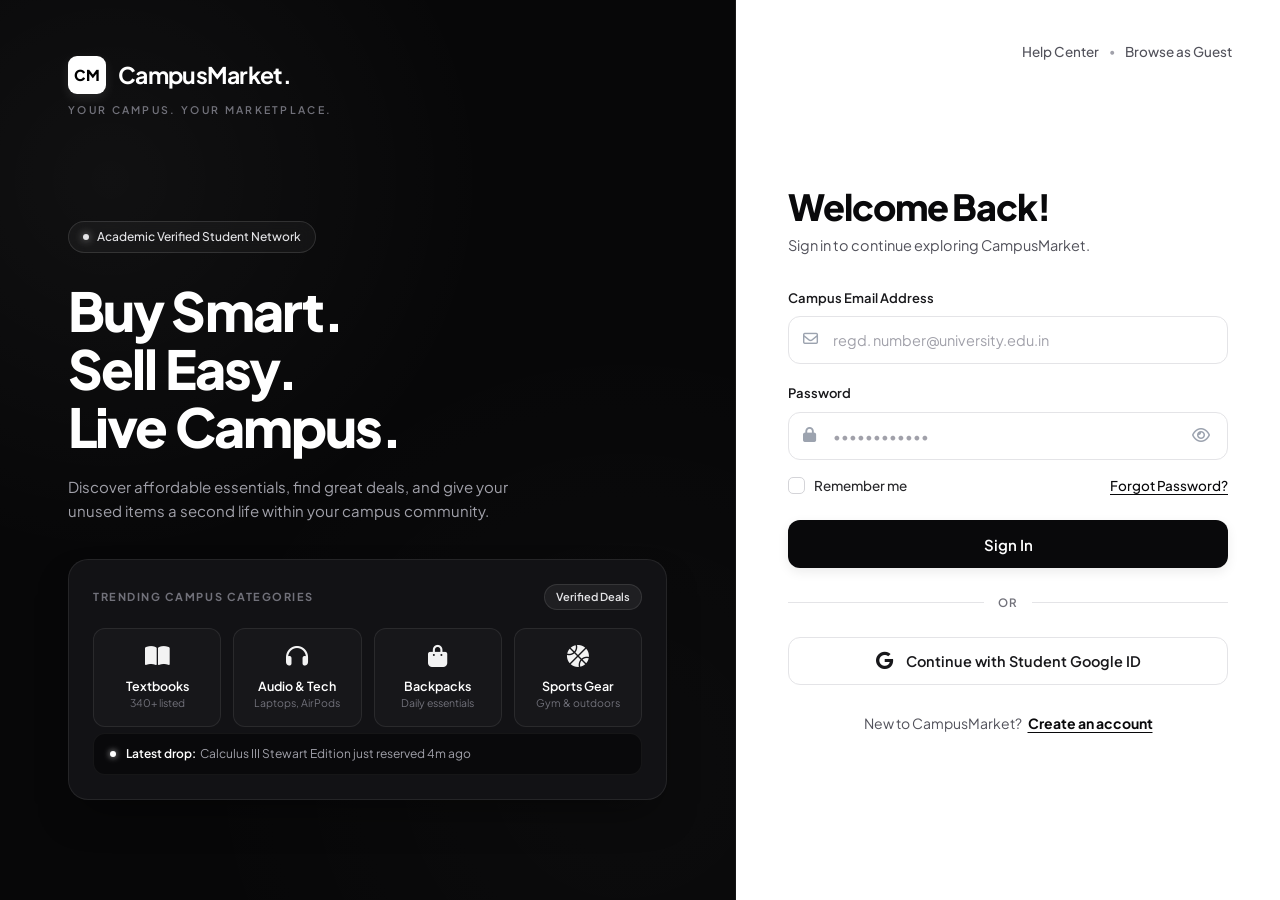
<file: index.html>
<!DOCTYPE html>
<html lang="en">
<head>
  <meta charset="UTF-8">
  <meta name="viewport" content="width=device-width, initial-scale=1.0">
  <title>CampusMarket - Welcome Back | Sign In</title>
  <link rel="stylesheet" href="./css/style.css">
  <link rel="stylesheet" href="https://cdnjs.cloudflare.com/ajax/libs/font-awesome/6.5.1/css/all.min.css" crossorigin="anonymous" referrerpolicy="no-referrer" />
  <link rel="preconnect" href="https://fonts.googleapis.com">
  <link rel="preconnect" href="https://fonts.gstatic.com" crossorigin>
  <link href="https://fonts.googleapis.com/css2?family=Plus+Jakarta+Sans:wght@400;500;600;700;800&family=Inter:wght@400;500;600;700;800&display=swap" rel="stylesheet">
</head>
<body>

  <div class="auth-container">
    
    <!-- ======================================================================
         LEFT SECTION: Dark Showcase
         Visible on Desktop (>= 1025px).
         Hidden on tablet & mobile (<= 1024px).
         ====================================================================== -->
    <aside class="auth-left-section" aria-label="CampusMarket Highlights">
      
      <!-- Brand Logo & Slogan Header -->
      <header class="brand-header">
        <div class="brand-identity">
          <div class="brand-badge" aria-hidden="true">CM</div>
          <span class="brand-name">CampusMarket.</span>
        </div>
        <p class="brand-tagline">YOUR CAMPUS. YOUR MARKETPLACE.</p>
      </header>

      <!-- Main Value Proposition & Trending Card -->
      <main class="left-hero-content">
        
        <!-- Verification Pill -->
        <div class="verified-network-pill">
          <span class="pulse-dot"></span>
          <span>Academic Verified Student Network</span>
        </div>

        <!-- Big Bold Title -->
        <h1 class="hero-heading">
          <span>Buy Smart.</span>
          <span>Sell Easy.</span>
          <span>Live Campus.</span>
        </h1>

        <!-- Subtitle Description -->
        <p class="hero-description">
          Discover affordable essentials, find great deals, and give your unused items a second life within your campus community.
        </p>

        <!-- Trending Campus Categories Card -->
        <section class="trending-card" aria-label="Trending Campus Categories">
          <div class="card-top-bar">
            <span class="card-title">TRENDING CAMPUS CATEGORIES</span>
            <span class="card-deals-badge">Verified Deals</span>
          </div>

          <!-- 4 Category Items Grid -->
          <div class="categories-grid">
            
            <!-- Category 1: Textbooks -->
            <div class="category-item" tabindex="0">
              <i class="fa-solid fa-book-open category-icon"></i>
              <span class="category-name">Textbooks</span>
              <span class="category-sub">340+ listed</span>
            </div>

            <!-- Category 2: Audio & Tech -->
            <div class="category-item" tabindex="0">
              <i class="fa-solid fa-headphones category-icon"></i>
              <span class="category-name">Audio &amp; Tech</span>
              <span class="category-sub">Laptops, AirPods</span>
            </div>

            <!-- Category 3: Backpacks -->
            <div class="category-item" tabindex="0">
              <i class="fa-solid fa-bag-shopping category-icon"></i>
              <span class="category-name">Backpacks</span>
              <span class="category-sub">Daily essentials</span>
            </div>

            <!-- Category 4: Sports Gear -->
            <div class="category-item" tabindex="0">
              <i class="fa-solid fa-basketball category-icon"></i>
              <span class="category-name">Sports Gear</span>
              <span class="category-sub">Gym &amp; outdoors</span>
            </div>

          </div>

          <!-- Latest Drop Notification Strip -->
          <div class="latest-drop-banner">
            <span class="dot"></span>
            <span><strong class="bold-text">Latest drop:</strong> Calculus III Stewart Edition just reserved 4m ago</span>
          </div>

        </section>

      </main>

    </aside>


    <!-- ======================================================================
         RIGHT SECTION: Authentication Form (Light Theme)
         Full width on mobile/tablet. Centered, responsive.
         ====================================================================== -->
    <main class="auth-right-section">
      
      <!-- Top Navigation Bar -->
      <header class="auth-top-bar">
        
        <!-- Mobile/Tablet Brand Logo (Shows only when left section is hidden) -->
        <a href="./index.html" class="mobile-brand-header">
          <div class="mobile-brand-badge">CM</div>
          <span class="mobile-brand-title">CampusMarket.</span>
        </a>

        <!-- Help & Guest Links -->
        <nav class="top-nav-links" aria-label="Auxiliary navigation">
          <a href="#" class="top-nav-link">Help Center</a>
          <span class="nav-dot" aria-hidden="true">•</span>
          <a href="./pages/home/HomePage.html" class="top-nav-link">Browse as Guest</a>
        </nav>
      </header>

      <!-- Center Auth Form Container -->
      <section class="auth-form-wrap">
        <div class="auth-form-container">
          
          <div class="form-header">
            <h2 class="form-title">Welcome Back!</h2>
            <p class="form-subtitle">Sign in to continue exploring CampusMarket.</p>
          </div>

          <form id="loginForm" class="auth-form" novalidate>
            
            <!-- Campus Email Address Field -->
            <div class="form-group">
              <div class="label-row">
                <label for="email" class="field-label">Campus Email Address</label>
              </div>
              <div class="input-wrapper">
                <i class="fa-regular fa-envelope input-icon"></i>
                <input 
                  type="email" 
                  id="email" 
                  name="email" 
                  class="form-input" 
                  placeholder="regd. number@university.edu.in" 
                  required 
                  autocomplete="email"
                >
              </div>
            </div>

            <!-- Password Field -->
            <div class="form-group">
              <div class="label-row">
                <label for="password" class="field-label">Password</label>
              </div>
              <div class="input-wrapper">
                <i class="fa-solid fa-lock input-icon"></i>
                <input 
                  type="password" 
                  id="password" 
                  name="password" 
                  class="form-input has-toggle" 
                  placeholder="••••••••••••" 
                  required 
                  autocomplete="current-password"
                >
                <button type="button" id="togglePassword" class="password-toggle-btn" aria-label="Show password">
                  <i id="eyeIcon" class="fa-regular fa-eye"></i>
                </button>
              </div>
            </div>

            <!-- Remember Me & Forgot Password -->
            <div class="form-options-row">
              <label class="remember-label" for="rememberMe">
                <input type="checkbox" id="rememberMe" name="rememberMe" class="custom-checkbox">
                <span>Remember me</span>
              </label>
              <a href="./pages/auth/ForgotPassword.html" class="forgot-link">Forgot Password?</a>
            </div>

            <!-- Sign In Submit Button -->
            <button type="submit" id="signInBtn" class="btn-signin">
              Sign In
            </button>

            <!-- Divider OR -->
            <div class="auth-divider">
              <span>OR</span>
            </div>

            <!-- Google Sign-in Button -->
            <button type="button" id="googleSignInBtn" class="btn-google">
              <i class="fa-brands fa-google google-icon"></i>
              <span>Continue with Student Google ID</span>
            </button>

            <!-- Bottom Create Account Link -->
            <div class="auth-bottom-switch">
              <span>New to CampusMarket?</span>
              <a href="./pages/auth/Register.html" class="signup-link">Create an account</a>
            </div>

          </form>

        </div>
      </section>

      <!-- Spacer for clean vertical symmetry -->
      <div class="auth-bottom-spacer"></div>

    </main>

  </div>

  <script src="./js/auth.js"></script>
</body>
</html>
</file>
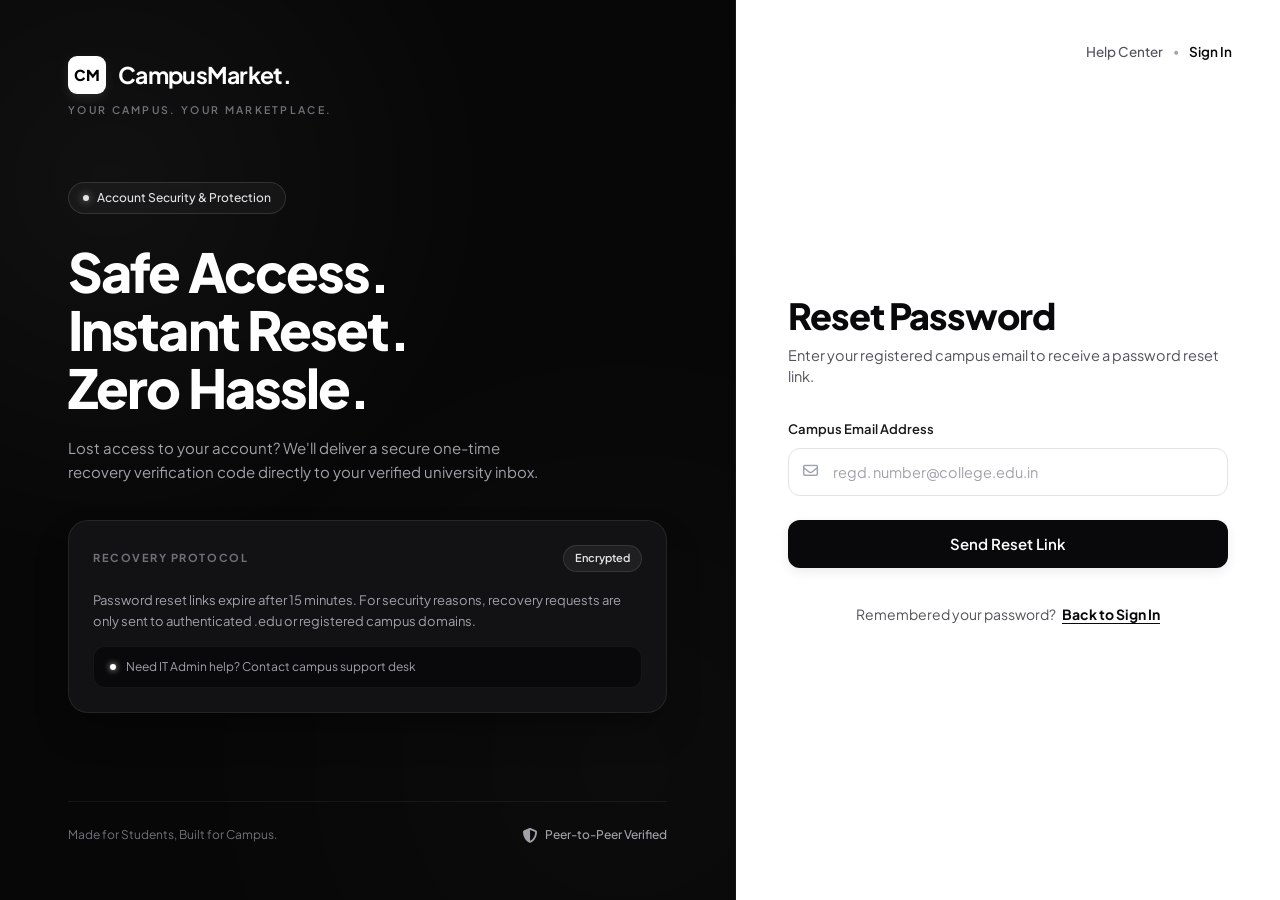
<file: pages/auth/ForgotPassword.html>
<!DOCTYPE html>
<html lang="en">
<head>
  <meta charset="UTF-8">
  <meta name="viewport" content="width=device-width, initial-scale=1.0">
  <title>CampusMarket - Forgot Password</title>
  <link rel="stylesheet" href="../../css/style.css">
  <link rel="stylesheet" href="https://cdnjs.cloudflare.com/ajax/libs/font-awesome/6.5.1/css/all.min.css" crossorigin="anonymous" referrerpolicy="no-referrer" />
  <link rel="preconnect" href="https://fonts.googleapis.com">
  <link rel="preconnect" href="https://fonts.gstatic.com" crossorigin>
  <link href="https://fonts.googleapis.com/css2?family=Plus+Jakarta+Sans:wght@400;500;600;700;800&family=Inter:wght@400;500;600;700;800&display=swap" rel="stylesheet">
</head>
<body>

  <div class="auth-container">
    
    <!-- ======================================================================
         LEFT SECTION: Dark Showcase (Hidden on tablet & mobile <= 1024px)
         ====================================================================== -->
    <aside class="auth-left-section" aria-label="CampusMarket Password Recovery">
      
      <!-- Brand Logo & Slogan Header -->
      <header class="brand-header">
        <div class="brand-identity">
          <div class="brand-badge" aria-hidden="true">CM</div>
          <span class="brand-name">CampusMarket.</span>
        </div>
        <p class="brand-tagline">YOUR CAMPUS. YOUR MARKETPLACE.</p>
      </header>

      <!-- Main Showcase Content -->
      <main class="left-hero-content">
        
        <div class="verified-network-pill">
          <span class="pulse-dot"></span>
          <span>Account Security &amp; Protection</span>
        </div>

        <h1 class="hero-heading">
          <span>Safe Access.</span>
          <span>Instant Reset.</span>
          <span>Zero Hassle.</span>
        </h1>

        <p class="hero-description">
          Lost access to your account? We'll deliver a secure one-time recovery verification code directly to your verified university inbox.
        </p>

        <!-- Help Card -->
        <section class="trending-card">
          <div class="card-top-bar">
            <span class="card-title">RECOVERY PROTOCOL</span>
            <span class="card-deals-badge">Encrypted</span>
          </div>

          <p style="font-size: 13px; color: #a1a1aa; line-height: 1.6; margin-bottom: 14px;">
            Password reset links expire after 15 minutes. For security reasons, recovery requests are only sent to authenticated .edu or registered campus domains.
          </p>

          <div class="latest-drop-banner">
            <span class="dot"></span>
            <span>Need IT Admin help? Contact campus support desk</span>
          </div>
        </section>

      </main>

      <!-- Left Bottom Footer -->
      <footer class="left-footer">
        <span class="left-tag">Made for Students, Built for Campus.</span>
        <div class="verified-status">
          <i class="fa-solid fa-shield-halved" aria-hidden="true"></i>
          <span>Peer-to-Peer Verified</span>
        </div>
      </footer>

    </aside>


    <!-- ======================================================================
         RIGHT SECTION: Reset Form (Light Theme)
         Full width on mobile/tablet. Centered, responsive.
         ====================================================================== -->
    <main class="auth-right-section">
      
      <!-- Top Navigation Bar -->
      <header class="auth-top-bar">
        <a href="../../index.html" class="mobile-brand-header">
          <div class="mobile-brand-badge">CM</div>
          <span class="mobile-brand-title">CampusMarket.</span>
        </a>

        <nav class="top-nav-links" aria-label="Auxiliary navigation">
          <a href="#" class="top-nav-link">Help Center</a>
          <span class="nav-dot" aria-hidden="true">•</span>
          <a href="../../index.html" class="top-nav-link" style="color: #09090b; font-weight: 600;">Sign In</a>
        </nav>
      </header>

      <!-- Center Auth Form Container -->
      <section class="auth-form-wrap">
        <div class="auth-form-container">
          
          <div class="form-header">
            <h2 class="form-title">Reset Password</h2>
            <p class="form-subtitle">Enter your registered campus email to receive a password reset link.</p>
          </div>

          <form id="forgotForm" class="auth-form" novalidate>
            
            <!-- Campus Email Address Field -->
            <div class="form-group">
              <div class="label-row">
                <label for="resetEmail" class="field-label">Campus Email Address</label>
              </div>
              <div class="input-wrapper">
                <i class="fa-regular fa-envelope input-icon" aria-hidden="true"></i>
                <input 
                  type="email" 
                  id="resetEmail" 
                  name="email" 
                  class="form-input" 
                  placeholder="regd. number@college.edu.in" 
                  required 
                  autocomplete="email"
                >
              </div>
            </div>

            <!-- Submit Button -->
            <button type="submit" id="sendResetBtn" class="btn-signin">
              Send Reset Link
            </button>

            <!-- Bottom Back to Sign in Link -->
            <div class="auth-bottom-switch" style="margin-top: 16px;">
              <span>Remembered your password?</span>
              <a href="../../index.html" class="signup-link">Back to Sign In</a>
            </div>

          </form>

        </div>
      </section>

      <div class="auth-bottom-spacer"></div>

    </main>

  </div>

  <script src="../../js/auth.js"></script>
  <script>
    const forgotForm = document.getElementById('forgotForm');
    if (forgotForm) {
      forgotForm.addEventListener('submit', (e) => {
        e.preventDefault();
        const email = document.getElementById('resetEmail').value.trim();
        if (!email) {
          alert('Please enter your campus email address.');
          return;
        }

        const btn = document.getElementById('sendResetBtn');
        btn.textContent = 'Sending link...';
        btn.disabled = true;

        setTimeout(() => {
          alert(`A password reset link has been dispatched to ${email}. Please check your inbox and spam folder.`);
          btn.textContent = 'Link Sent!';
          setTimeout(() => {
            window.location.href = '../../index.html';
          }, 1000);
        }, 1200);
      });
    }
  </script>
</body>
</html>
</file>
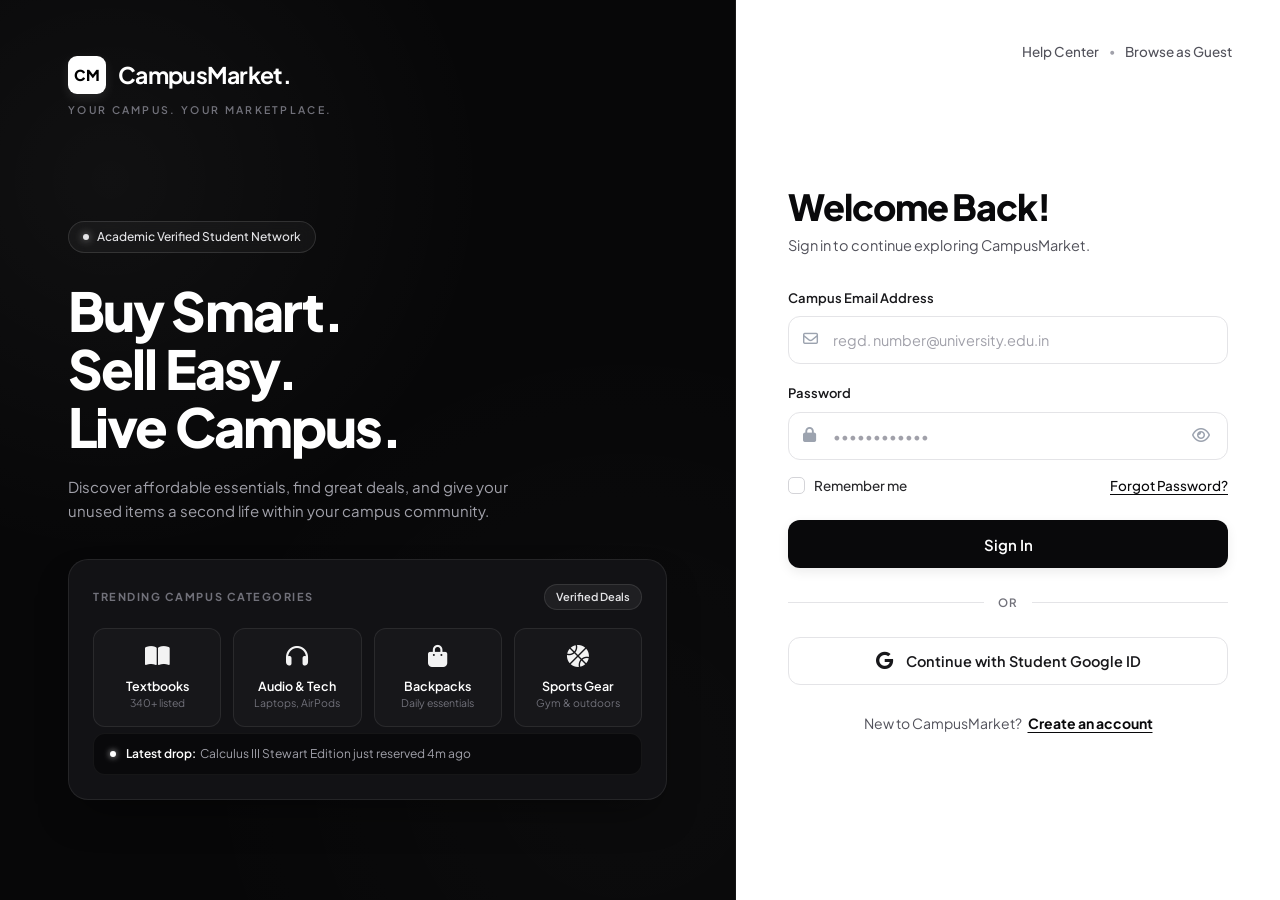
<file: pages/auth/Login.html>
﻿<!DOCTYPE html>
<html lang="en">
<head>
  <meta charset="UTF-8">
  <meta name="viewport" content="width=device-width, initial-scale=1.0">
  <meta http-equiv="refresh" content="0; url=../../index.html">
  <title>CampusMarket - Sign In</title>
  <script>window.location.replace('../../index.html');</script>
</head>
<body>
  <p>Sign-in page moved. <a href="../../index.html">Continue to sign in</a>.</p>
</body>
</html>
</file>
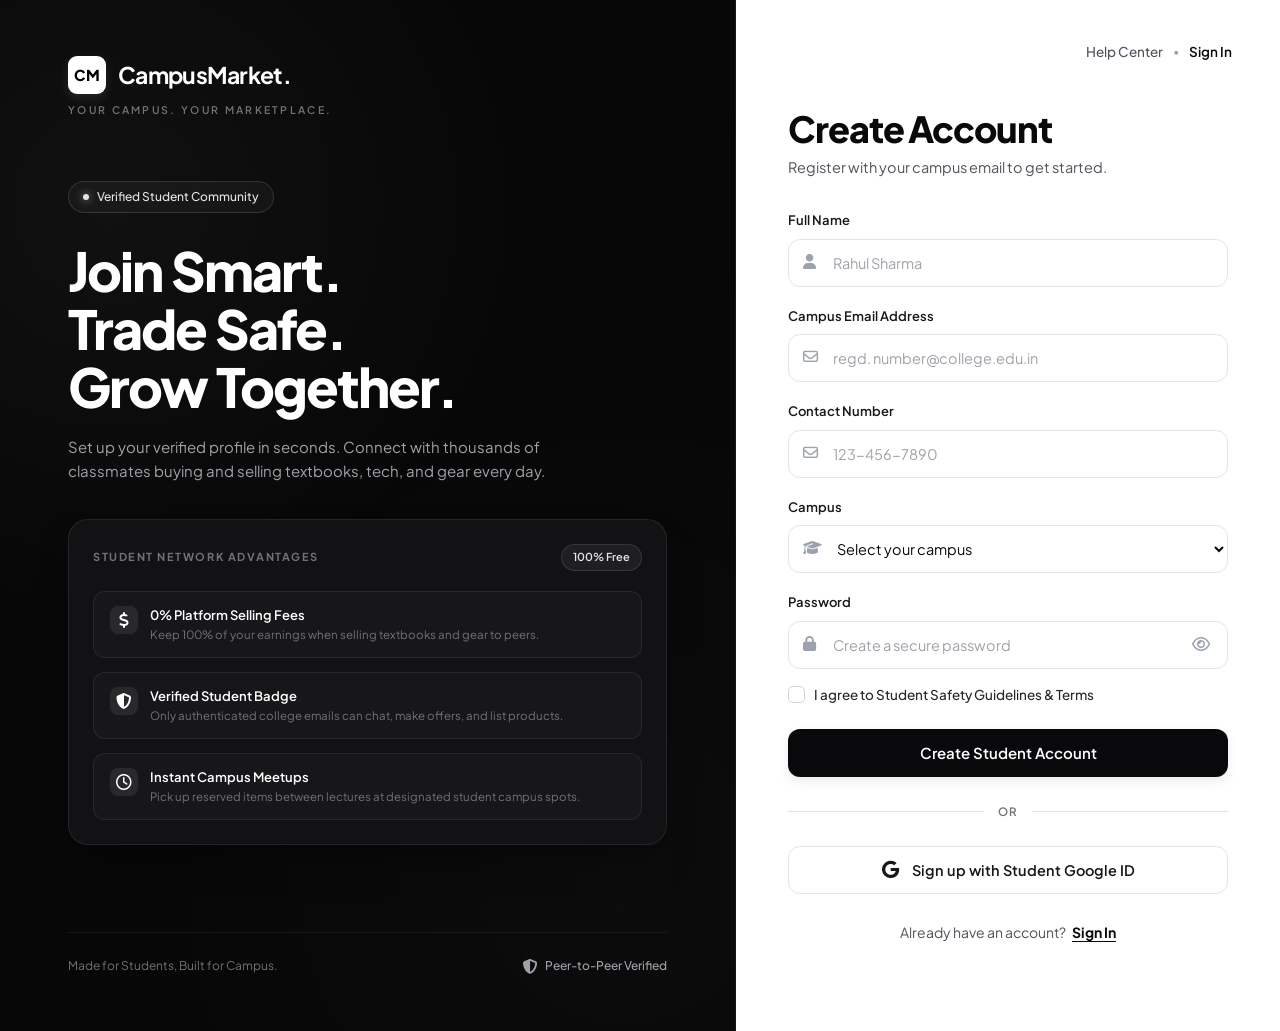
<file: pages/auth/Register.html>
<!DOCTYPE html>
<html lang="en">
<head>
  <meta charset="UTF-8">
  <meta name="viewport" content="width=device-width, initial-scale=1.0">
  <title>CampusMarket - Create Student Account</title>
  <link rel="stylesheet" href="../../css/style.css">
  <link rel="stylesheet" href="https://cdnjs.cloudflare.com/ajax/libs/font-awesome/6.5.1/css/all.min.css" crossorigin="anonymous" referrerpolicy="no-referrer" />
  <link rel="preconnect" href="https://fonts.googleapis.com">
  <link rel="preconnect" href="https://fonts.gstatic.com" crossorigin>
  <link href="https://fonts.googleapis.com/css2?family=Plus+Jakarta+Sans:wght@400;500;600;700;800&family=Inter:wght@400;500;600;700;800&display=swap" rel="stylesheet">
  <style>
    .perks-list {
      display: flex;
      flex-direction: column;
      gap: 14px;
      margin-top: 20px;
    }
    .perk-item {
      display: flex;
      align-items: flex-start;
      gap: 12px;
      background: rgba(255, 255, 255, 0.025);
      border: 1px solid rgba(255, 255, 255, 0.07);
      padding: 14px 16px;
      border-radius: var(--radius-md);
    }
    .perk-icon-wrap {
      width: 28px;
      height: 28px;
      border-radius: 8px;
      background: rgba(255, 255, 255, 0.08);
      display: flex;
      align-items: center;
      justify-content: center;
      flex-shrink: 0;
      color: #fff;
    }
    .perk-title {
      font-size: 13px;
      font-weight: 600;
      color: #fff;
      margin-bottom: 2px;
    }
    .perk-desc {
      font-size: 11.5px;
      color: var(--dark-text-muted);
      line-height: 1.35;
    }
  </style>
</head>
<body>

  <div class="auth-container">
    
    <!-- ======================================================================
         LEFT SECTION: Dark Showcase (Hidden on tablet & mobile <= 1024px)
         ====================================================================== -->
    <aside class="auth-left-section" aria-label="CampusMarket Registration Perks">
      
      <!-- Brand Logo & Slogan Header -->
      <header class="brand-header">
        <div class="brand-identity">
          <div class="brand-badge" aria-hidden="true">CM</div>
          <span class="brand-name">CampusMarket.</span>
        </div>
        <p class="brand-tagline">YOUR CAMPUS. YOUR MARKETPLACE.</p>
      </header>

      <!-- Main Showcase Content -->
      <main class="left-hero-content">
        
        <div class="verified-network-pill">
          <span class="pulse-dot"></span>
          <span>Verified Student Community</span>
        </div>

        <h1 class="hero-heading">
          <span>Join Smart.</span>
          <span>Trade Safe.</span>
          <span>Grow Together.</span>
        </h1>

        <p class="hero-description">
          Set up your verified profile in seconds. Connect with thousands of classmates buying and selling textbooks, tech, and gear every day.
        </p>

        <!-- Perks Card -->
        <section class="trending-card" aria-label="Student Network Benefits">
          <div class="card-top-bar">
            <span class="card-title">STUDENT NETWORK ADVANTAGES</span>
            <span class="card-deals-badge">100% Free</span>
          </div>

          <div class="perks-list">
            <div class="perk-item">
              <div class="perk-icon-wrap">
                <i class="fa-solid fa-dollar-sign" aria-hidden="true"></i>
              </div>
              <div>
                <div class="perk-title">0% Platform Selling Fees</div>
                <div class="perk-desc">Keep 100% of your earnings when selling textbooks and gear to peers.</div>
              </div>
            </div>

            <div class="perk-item">
              <div class="perk-icon-wrap">
                <i class="fa-solid fa-shield-halved" aria-hidden="true"></i>
              </div>
              <div>
                <div class="perk-title">Verified Student Badge</div>
                <div class="perk-desc">Only authenticated college emails can chat, make offers, and list products.</div>
              </div>
            </div>

            <div class="perk-item">
              <div class="perk-icon-wrap">
                <i class="fa-regular fa-clock" aria-hidden="true"></i>
              </div>
              <div>
                <div class="perk-title">Instant Campus Meetups</div>
                <div class="perk-desc">Pick up reserved items between lectures at designated student campus spots.</div>
              </div>
            </div>
          </div>

        </section>

      </main>

      <!-- Left Bottom Footer -->
      <footer class="left-footer">
        <span class="left-tag">Made for Students, Built for Campus.</span>
        <div class="verified-status">
          <i class="fa-solid fa-shield-halved" aria-hidden="true"></i>
          <span>Peer-to-Peer Verified</span>
        </div>
      </footer>

    </aside>


    <!-- ======================================================================
         RIGHT SECTION: Registration Form (Light Theme)
         Full width on mobile/tablet. Centered, responsive.
         ====================================================================== -->
    <main class="auth-right-section">
      
      <!-- Top Navigation Bar -->
      <header class="auth-top-bar">
        <!-- Mobile/Tablet Brand Logo -->
        <a href="../../index.html" class="mobile-brand-header">
          <div class="mobile-brand-badge">CM</div>
          <span class="mobile-brand-title">CampusMarket.</span>
        </a>

        <!-- Help & Guest Links -->
        <nav class="top-nav-links" aria-label="Auxiliary navigation">
          <a href="#" class="top-nav-link">Help Center</a>
          <span class="nav-dot" aria-hidden="true">•</span>
          <a href="../../index.html" class="top-nav-link" style="color: #09090b; font-weight: 600;">Sign In</a>
        </nav>
      </header>

      <!-- Center Auth Form Container -->
      <section class="auth-form-wrap">
        <div class="auth-form-container">
          
          <div class="form-header">
            <h2 class="form-title">Create Account</h2>
            <p class="form-subtitle">Register with your campus email to get started.</p>
          </div>

          <form id="registerForm" class="auth-form" novalidate>
            
            <!-- Full Name Field -->
            <div class="form-group">
              <div class="label-row">
                <label for="fullName" class="field-label">Full Name</label>
              </div>
              <div class="input-wrapper">
                <i class="fa-solid fa-user input-icon" aria-hidden="true"></i>
                <input 
                  type="text" 
                  id="fullName" 
                  name="fullName" 
                  class="form-input" 
                  placeholder="Rahul Sharma" 
                  required 
                  autocomplete="name"
                >
              </div>
            </div>

            <!-- Campus Email Address Field -->
            <div class="form-group">
              <div class="label-row">
                <label for="regEmail" class="field-label">Campus Email Address</label>
              </div>
              <div class="input-wrapper">
                <i class="fa-regular fa-envelope input-icon" aria-hidden="true"></i>
                <input 
                  type="email" 
                  id="regEmail" 
                  name="email" 
                  class="form-input" 
                  placeholder="regd. number@college.edu.in" 
                  required 
                  autocomplete="email"
                >
              </div>
            </div>

            <!-- Student Contact Number Field -->
            <div class="form-group">
              <div class="label-row">
                <label for="contactNumber" class="field-label">Contact Number</label>
              </div>
              <div class="input-wrapper">
                <i class="fa-regular fa-envelope input-icon" aria-hidden="true"></i>
                <input 
                  type="number" 
                  id="contactNumber" 
                  name="contactNumber" 
                  class="form-input" 
                  placeholder="123-456-7890" 
                  required 
                  autocomplete="email"
                >
              </div>
            </div>

            <!-- Campus Selection Field -->
            <div class="form-group">
              <div class="label-row">
                <label for="campusName" class="field-label">Campus</label>
              </div>
              <div class="input-wrapper">
                <i class="fa-solid fa-graduation-cap input-icon" aria-hidden="true"></i>
                <select id="campusName" name="campusName" class="form-input" required>
                  <option value="" disabled selected>Select your campus</option>
                  <option value="Bhubaneswar">Bhubaneswar</option>
                  <option value="Paralakhemundi">Paralakhemundi</option>
                  <option value="Rayagada">Rayagada</option>
                </select>
              </div>
            </div>

            <!-- Password Field -->
            <div class="form-group">
              <div class="label-row">
                <label for="regPassword" class="field-label">Password</label>
              </div>
              <div class="input-wrapper">
                <i class="fa-solid fa-lock input-icon" aria-hidden="true"></i>
                <input 
                  type="password" 
                  id="regPassword" 
                  name="password" 
                  class="form-input has-toggle" 
                  placeholder="Create a secure password" 
                  required 
                  autocomplete="new-password"
                >
                <button type="button" id="toggleRegPassword" class="password-toggle-btn" aria-label="Show password">
                  <i id="eyeIconReg" class="fa-regular fa-eye" aria-hidden="true"></i>
                </button>
              </div>
            </div>

            <!-- Agree to Terms -->
            <div class="form-options-row">
              <label class="remember-label" for="agreeTerms">
                <input type="checkbox" id="agreeTerms" name="agreeTerms" class="custom-checkbox" required>
                <span>I agree to Student Safety Guidelines &amp; Terms</span>
              </label>
            </div>

            <!-- Submit Button -->
            <button type="submit" id="createAccountBtn" class="btn-signin">
              Create Student Account
            </button>

            <!-- Divider OR -->
            <div class="auth-divider">
              <span>OR</span>
            </div>

            <!-- Google Sign-up Button -->
            <button type="button" id="googleSignUpBtn" class="btn-google">
              <i class="fa-brands fa-google google-icon" aria-hidden="true"></i>
              <span>Sign up with Student Google ID</span>
            </button>

            <!-- Bottom Sign-in Link -->
            <div class="auth-bottom-switch">
              <span>Already have an account?</span>
              <a href="../../index.html" class="signup-link">Sign In</a>
            </div>

          </form>

        </div>
      </section>

      <div class="auth-bottom-spacer"></div>

    </main>

  </div>

  <script src="../../js/auth.js"></script>
  <script>
    // Registration handling
    const regForm = document.getElementById('registerForm');
    const toggleRegPassword = document.getElementById('toggleRegPassword');
    const regPassword = document.getElementById('regPassword');
    const eyeIconReg = document.getElementById('eyeIconReg');

    if (toggleRegPassword && regPassword && eyeIconReg) {
      toggleRegPassword.addEventListener('click', () => {
        const isPass = regPassword.getAttribute('type') === 'password';
        regPassword.setAttribute('type', isPass ? 'text' : 'password');
        eyeIconReg.className = isPass ? 'fa-regular fa-eye-slash' : 'fa-regular fa-eye';
        toggleRegPassword.setAttribute('aria-label', isPass ? 'Hide password' : 'Show password');
      });
    }

    if (regForm) {
      regForm.addEventListener('submit', (e) => {
        e.preventDefault();
        const fullName = document.getElementById('fullName').value.trim();
        const email = document.getElementById('regEmail').value.trim();
        const campus = document.getElementById('campusName').value.trim();
        const password = regPassword.value;
        const agreed = document.getElementById('agreeTerms').checked;

        if (!fullName || !email || !password) {
          alert('Please fill out all required fields.');
          return;
        }

        if (!agreed) {
          alert('Please accept the student safety terms.');
          return;
        }

        const newUser = {
          name: fullName,
          email: email,
          campus: campus || 'Centurion University',
          isLoggedIn: true
        };

        localStorage.setItem('cm_current_user', JSON.stringify(newUser));
        alert('Account created successfully! Welcome to CampusMarket.');
        window.location.href = '../home/HomePage.html';
      });
    }
  </script>
</body>
</html>
</file>
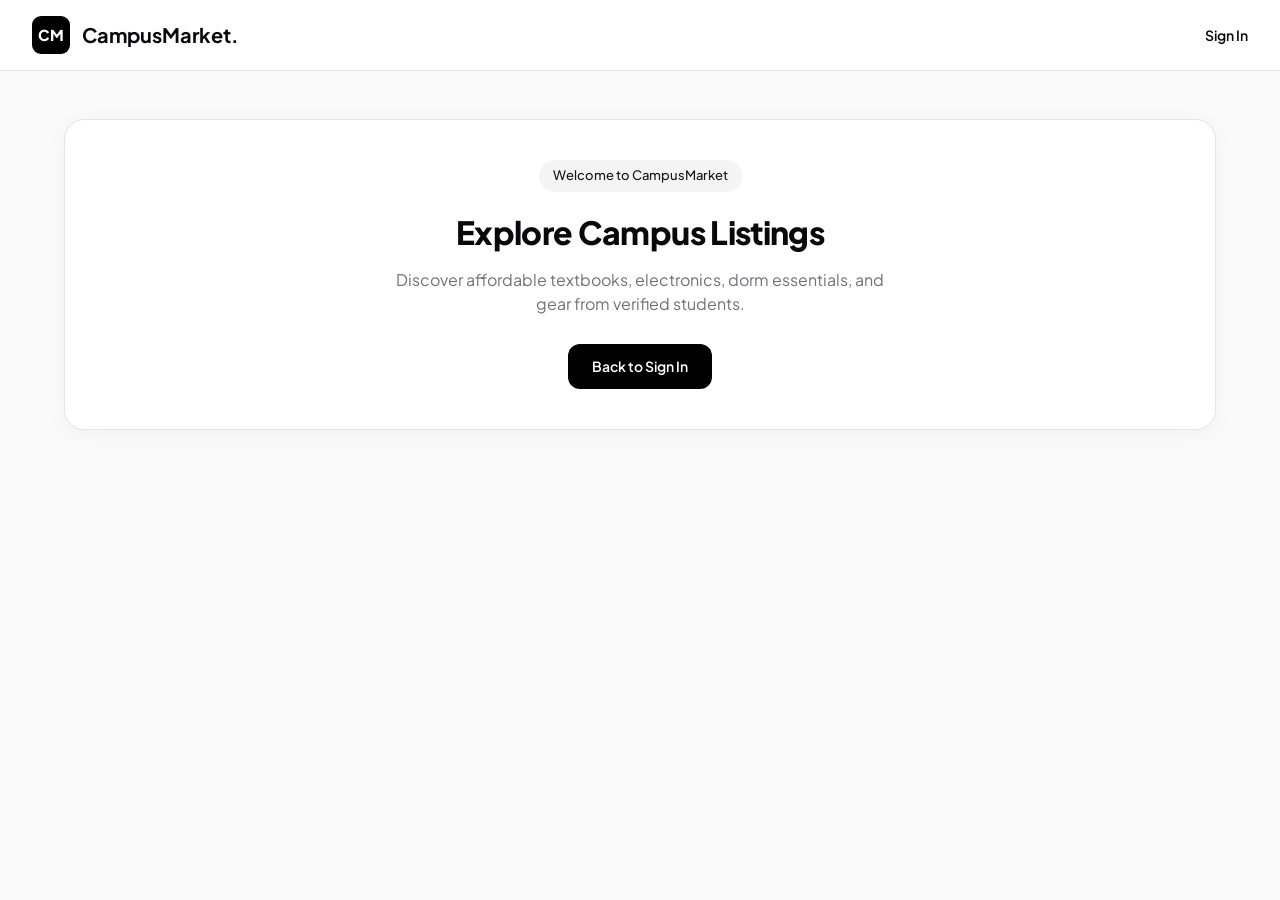
<file: pages/home/HomePage.html>
<!DOCTYPE html>
<html lang="en">
<head>
  <meta charset="UTF-8">
  <meta name="viewport" content="width=device-width, initial-scale=1.0">
  <title>CampusMarket - Home</title>
  <link rel="stylesheet" href="../../css/style.css">
  <link rel="preconnect" href="https://fonts.googleapis.com">
  <link rel="preconnect" href="https://fonts.gstatic.com" crossorigin>
  <link href="https://fonts.googleapis.com/css2?family=Plus+Jakarta+Sans:wght@400;500;600;700;800&display=swap" rel="stylesheet">
  <style>
    body {
      background: #fafafa;
      min-height: 100vh;
      display: flex;
      flex-direction: column;
    }
    .home-nav {
      background: #ffffff;
      border-bottom: 1px solid #e4e4e7;
      padding: 16px 32px;
      display: flex;
      justify-content: space-between;
      align-items: center;
    }
    .home-container {
      max-width: 1200px;
      margin: 48px auto;
      padding: 0 24px;
      width: 100%;
    }
    .welcome-card {
      background: #ffffff;
      border: 1px solid #e4e4e7;
      border-radius: 20px;
      padding: 40px;
      text-align: center;
      box-shadow: 0 4px 20px rgba(0, 0, 0, 0.04);
    }
    .user-pill {
      display: inline-flex;
      align-items: center;
      gap: 8px;
      padding: 6px 14px;
      background: #f4f4f5;
      border-radius: 9999px;
      font-size: 13px;
      font-weight: 500;
      color: #18181b;
      margin-bottom: 16px;
    }
  </style>
</head>
<body>
  <header class="home-nav">
    <div style="display: flex; align-items: center; gap: 12px;">
      <div class="brand-badge" style="background: #000; color: #fff;">CM</div>
      <span style="font-size: 20px; font-weight: 700;">CampusMarket.</span>
    </div>
    <div style="display: flex; align-items: center; gap: 16px;">
      <a href="../../index.html" style="font-size: 14px; color: #09090b; font-weight: 600; text-decoration: none;">Sign In</a>
    </div>
  </header>

  <main class="home-container">
    <div class="welcome-card">
      <div class="user-pill" id="userPill">Welcome to CampusMarket</div>
      <h1 style="font-size: 32px; font-weight: 800; letter-spacing: -0.02em; margin-bottom: 12px;">Explore Campus Listings</h1>
      <p style="color: #71717a; max-width: 500px; margin: 0 auto 28px;">Discover affordable textbooks, electronics, dorm essentials, and gear from verified students.</p>
      <a href="../../index.html" style="display: inline-block; background: #000; color: #fff; padding: 12px 24px; border-radius: 12px; text-decoration: none; font-weight: 600; font-size: 14px;">Back to Sign In</a>
    </div>
  </main>

  <script>
    const user = JSON.parse(localStorage.getItem('cm_current_user') || '{}');
    if (user && user.email) {
      document.getElementById('userPill').textContent = `Signed in as ${user.email}`;
    }
  </script>
</body>
</html>
</file>
<file: css/style.css>
/* ==========================================================================
   CampusMarket - Design System & Authentication Styles
   Pixel-perfect implementation of CampusMarket Login Screen
   ========================================================================== */

@import url('https://fonts.googleapis.com/css2?family=Plus+Jakarta+Sans:wght@400;500;600;700;800&family=Inter:wght@400;500;600;700;800&display=swap');

:root {
  --font-main: 'Plus Jakarta Sans', 'Inter', -apple-system, BlinkMacSystemFont, "Segoe UI", Roboto, sans-serif;
  
  /* Left Section (Dark Theme) */
  --dark-bg: #070708;
  --dark-surface: #121215;
  --dark-surface-hover: #18181c;
  --dark-border: rgba(255, 255, 255, 0.08);
  --dark-border-subtle: rgba(255, 255, 255, 0.05);
  --dark-text-primary: #ffffff;
  --dark-text-secondary: #a1a1aa;
  --dark-text-muted: #71717a;

  /* Right Section (Light Theme) */
  --light-bg: #ffffff;
  --light-surface: #ffffff;
  --light-border: #e4e4e7;
  --light-border-focus: #09090b;
  --light-text-primary: #09090b;
  --light-text-secondary: #52525b;
  --light-text-muted: #8b8b93;
  --light-input-bg: #ffffff;
  --light-input-placeholder: #a1a1aa;

  /* Accent & Functional */
  --accent-black: #000000;
  --accent-white: #ffffff;
  --ring-focus: rgba(0, 0, 0, 0.12);
  --radius-sm: 8px;
  --radius-md: 12px;
  --radius-lg: 16px;
  --radius-xl: 20px;
  --radius-2xl: 24px;
}

/* Base Reset */
*, *::before, *::after {
  box-sizing: border-box;
  margin: 0;
  padding: 0;
}

html, body {
  width: 100%;
  height: 100vh;
  font-family: var(--font-main);
  background-color: var(--light-bg);
  color: var(--light-text-primary);
  line-height: 1.5;
  -webkit-font-smoothing: antialiased;
  -moz-osx-font-smoothing: grayscale;
}

/* Master Container */
.auth-container {
  display: grid;
  grid-template-columns: 1fr;
  min-height: 100vh;
  width: 100%;
  overflow-x: hidden;
}

/* ==========================================================================
   LEFT SECTION (Dark Showcase)
   Strictly hidden on tablet & mobile (<= 1024px)
   ========================================================================== */

/* Tablet & Mobile: Left section is STRICTLY HIDDEN on screens 1024px or less */
.auth-left-section {
  display: none !important;
  background-color: var(--dark-bg);
  background-image: 
    radial-gradient(circle at 15% 20%, rgba(255, 255, 255, 0.04) 0%, transparent 40%),
    radial-gradient(circle at 85% 85%, rgba(255, 255, 255, 0.02) 0%, transparent 45%);
  color: var(--dark-text-primary);
  flex-direction: column;
  justify-content: space-between;
  padding: 48px 56px;
  position: relative;
  overflow-y: auto;
  border-right: 1px solid rgba(255, 255, 255, 0.05);
}

/* Desktop screen breakpoint (greater than tablet, > 1024px): Left side is shown */
@media (min-width: 1025px) {
  .auth-container {
    grid-template-columns: 1.1fr 0.9fr;
  }

  .auth-left-section {
    display: flex !important; /* Shown only on desktop */
  }
}

@media (min-width: 1280px) {
  .auth-container {
    grid-template-columns: 1.15fr 0.85fr;
  }
  
  .auth-left-section {
    padding: 56px 68px;
  }
}

/* Left Section: Header / Logo */
.brand-header {
  display: flex;
  flex-direction: column;
  gap: 6px;
}

.brand-identity {
  display: flex;
  align-items: center;
  gap: 12px;
}

.brand-badge {
  display: inline-flex;
  align-items: center;
  justify-content: center;
  width: 38px;
  height: 38px;
  background-color: var(--accent-white);
  color: var(--accent-black);
  font-weight: 800;
  font-size: 15px;
  letter-spacing: -0.02em;
  border-radius: 9px;
  box-shadow: 0 4px 12px rgba(255, 255, 255, 0.1);
  user-select: none;
}

.brand-name {
  font-size: 23px;
  font-weight: 700;
  color: var(--dark-text-primary);
  letter-spacing: -0.03em;
}

.brand-tagline {
  font-size: 10.5px;
  font-weight: 600;
  color: var(--dark-text-muted);
  letter-spacing: 0.22em;
  text-transform: uppercase;
  margin-top: 2px;
}

/* Left Section: Main Hero Content */
.left-hero-content {
  margin: 44px 0;
  display: flex;
  flex-direction: column;
}

.verified-network-pill {
  display: inline-flex;
  align-items: center;
  gap: 8px;
  padding: 6px 14px;
  background-color: rgba(255, 255, 255, 0.04);
  border: 1px solid rgba(255, 255, 255, 0.12);
  border-radius: 9999px;
  font-size: 12px;
  font-weight: 500;
  color: #e4e4e7;
  width: fit-content;
  margin-bottom: 28px;
  backdrop-filter: blur(10px);
}

.pulse-dot {
  width: 6px;
  height: 6px;
  border-radius: 50%;
  background-color: #e4e4e7;
  display: inline-block;
  box-shadow: 0 0 8px rgba(255, 255, 255, 0.6);
}

.hero-heading {
  font-size: clamp(38px, 4.2vw, 54px);
  font-weight: 800;
  line-height: 1.08;
  letter-spacing: -0.035em;
  color: var(--dark-text-primary);
  margin-bottom: 20px;
}

.hero-heading span {
  display: block;
}

.hero-description {
  font-size: 15px;
  line-height: 1.6;
  color: var(--dark-text-secondary);
  max-width: 480px;
  font-weight: 400;
}

/* Left Section: Trending Categories Card */
.trending-card {
  background-color: var(--dark-surface);
  border: 1px solid var(--dark-border);
  border-radius: var(--radius-xl);
  padding: 24px;
  margin-top: 36px;
  box-shadow: 0 20px 40px -15px rgba(0, 0, 0, 0.5);
  backdrop-filter: blur(12px);
}

.card-top-bar {
  display: flex;
  align-items: center;
  justify-content: space-between;
  margin-bottom: 18px;
}

.card-title {
  font-size: 11px;
  font-weight: 700;
  letter-spacing: 0.14em;
  color: var(--dark-text-muted);
  text-transform: uppercase;
}

.card-deals-badge {
  font-size: 11px;
  font-weight: 600;
  color: #e4e4e7;
  background-color: rgba(255, 255, 255, 0.06);
  border: 1px solid rgba(255, 255, 255, 0.1);
  padding: 4px 11px;
  border-radius: 9999px;
}

.categories-grid {
  display: grid;
  grid-template-columns: repeat(4, 1fr);
  gap: 12px;
  margin-bottom: 6px;
}

.category-item {
  background-color: rgba(255, 255, 255, 0.025);
  border: 1px solid var(--dark-border);
  border-radius: var(--radius-md);
  padding: 16px 8px;
  text-align: center;
  display: flex;
  flex-direction: column;
  align-items: center;
  justify-content: center;
  transition: all 0.25s cubic-bezier(0.16, 1, 0.3, 1);
  cursor: pointer;
  text-decoration: none;
}

.category-item:hover {
  background-color: rgba(255, 255, 255, 0.06);
  border-color: rgba(255, 255, 255, 0.22);
  transform: translateY(-2px);
}

.category-icon {
  font-size: 22px;
  color: #ffffff;
  margin-bottom: 10px;
  opacity: 0.95;
  display: inline-flex;
  align-items: center;
  justify-content: center;
  height: 24px;
}

.category-name {
  font-size: 12.5px;
  font-weight: 600;
  color: var(--dark-text-primary);
  margin-bottom: 3px;
  line-height: 1.2;
}

.category-sub {
  font-size: 10.5px;
  color: var(--dark-text-muted);
  line-height: 1.2;
}

.latest-drop-banner {
  background-color: rgba(0, 0, 0, 0.45);
  border: 1px solid var(--dark-border-subtle);
  border-radius: var(--radius-md);
  padding: 11px 16px;
  display: flex;
  align-items: center;
  gap: 10px;
  font-size: 12px;
  color: var(--dark-text-secondary);
}

.latest-drop-banner .dot {
  width: 6px;
  height: 6px;
  background-color: #ffffff;
  border-radius: 50%;
  flex-shrink: 0;
  box-shadow: 0 0 6px rgba(255, 255, 255, 0.8);
}

.latest-drop-banner .bold-text {
  color: #ffffff;
  font-weight: 600;
  margin-right: 2px;
}

/* Left Section: Footer */
.left-footer {
  display: flex;
  align-items: center;
  justify-content: space-between;
  border-top: 1px solid rgba(255, 255, 255, 0.06);
  padding-top: 24px;
  font-size: 12px;
  color: var(--dark-text-muted);
  margin-top: 24px;
}

.left-footer .left-tag {
  color: var(--dark-text-muted);
}

.left-footer .verified-status {
  display: flex;
  align-items: center;
  gap: 7px;
  color: var(--dark-text-secondary);
  font-weight: 500;
}

.left-footer .verified-status i {
  font-size: 15px;
  width: 15px;
  height: 15px;
  color: var(--dark-text-secondary);
}


/* ==========================================================================
   RIGHT SECTION (Authentication Light Form)
   Fully responsive across all screen sizes
   ========================================================================== */

.auth-right-section {
  background-color: var(--light-bg);
  display: flex;
  flex-direction: column;
  justify-content: space-between;
  min-height: 100vh;
  padding: 32px 48px;
  position: relative;
  width: 100%;
}

/* Responsive adjustment for right section */
@media (max-width: 1023px) {
  .auth-right-section {
    padding: 28px 32px;
    min-height: 100vh;
  }
}

@media (max-width: 640px) {
  .auth-right-section {
    padding: 20px 20px 32px 20px;
  }
}

/* Right Section Top Bar */
.auth-top-bar {
  display: flex;
  align-items: center;
  justify-content: flex-end;
  width: 100%;
  min-height: 40px;
}

/* Tablet & Mobile Brand Header (only visible when left side is hidden) */
.mobile-brand-header {
  display: none;
  align-items: center;
  gap: 10px;
  text-decoration: none;
}

@media (max-width: 1024px) {
  .auth-top-bar {
    justify-content: space-between;
  }
  .mobile-brand-header {
    display: flex;
  }
}

.mobile-brand-badge {
  width: 32px;
  height: 32px;
  background-color: #000000;
  color: #ffffff;
  font-weight: 800;
  font-size: 13px;
  display: flex;
  align-items: center;
  justify-content: center;
  border-radius: 8px;
}

.mobile-brand-title {
  font-size: 18px;
  font-weight: 700;
  color: #09090b;
  letter-spacing: -0.02em;
}

.top-nav-links {
  display: flex;
  align-items: center;
  gap: 10px;
  font-size: 13.5px;
  color: var(--light-text-secondary);
}

.top-nav-link {
  color: var(--light-text-secondary);
  text-decoration: none;
  font-weight: 500;
  transition: color 0.2s ease;
}

.top-nav-link:hover {
  color: var(--light-text-primary);
}

.nav-dot {
  color: #a1a1aa;
  font-size: 12px;
  user-select: none;
}

/* Right Section: Form Center Wrap */
.auth-form-wrap {
  display: flex;
  align-items: center;
  justify-content: center;
  flex: 1;
  padding: 36px 0;
}

.auth-form-container {
  width: 100%;
  max-width: 440px;
  margin: 0 auto;
}

.form-header {
  margin-bottom: 32px;
}

.form-title {
  font-size: clamp(28px, 3.2vw, 36px);
  font-weight: 800;
  letter-spacing: -0.03em;
  color: var(--light-text-primary);
  line-height: 1.15;
}

.form-subtitle {
  font-size: 14.5px;
  color: var(--light-text-secondary);
  margin-top: 8px;
  font-weight: 400;
}

/* Form Groups & Inputs */
.auth-form {
  display: flex;
  flex-direction: column;
  gap: 20px;
}

.form-group {
  display: flex;
  flex-direction: column;
  gap: 8px;
}

.label-row {
  display: flex;
  align-items: center;
  justify-content: space-between;
}

.field-label {
  font-size: 13px;
  font-weight: 600;
  color: #18181b;
}

.field-hint {
  font-size: 12px;
  color: #8b8b93;
  font-weight: 400;
}

.input-wrapper {
  position: relative;
  display: flex;
  align-items: center;
  width: 100%;
}

.input-icon {
  position: absolute;
  left: 15px;
  font-size: 15px;
  width: 18px;
  height: 18px;
  color: #9ca3af;
  pointer-events: none;
  transition: all 0.2s ease;
  display: inline-flex;
  align-items: center;
  justify-content: center;
}

.form-input {
  width: 100%;
  height: 48px;
  padding: 0 16px 0 44px;
  border: 1px solid var(--light-border);
  border-radius: var(--radius-md);
  font-size: 14.5px;
  font-family: inherit;
  color: var(--light-text-primary);
  background-color: var(--light-input-bg);
  transition: all 0.2s cubic-bezier(0.16, 1, 0.3, 1);
  outline: none;
}

.form-input.has-toggle {
  padding-right: 46px;
}

.form-input::placeholder {
  color: var(--light-input-placeholder);
  font-weight: 400;
}

.form-input:focus {
  border-color: var(--light-border-focus);
  box-shadow: 0 0 0 3px var(--ring-focus);
}

.input-wrapper:focus-within .input-icon {
  color: var(--light-border-focus);
}

.password-toggle-btn {
  position: absolute;
  right: 14px;
  background: none;
  border: none;
  cursor: pointer;
  padding: 4px;
  display: flex;
  align-items: center;
  justify-content: center;
  color: #9ca3af;
  border-radius: 6px;
  transition: color 0.2s ease;
  font-size: 16px;
}

.password-toggle-btn:hover {
  color: #18181b;
}

.password-toggle-btn i {
  font-size: 16px;
  width: 18px;
  height: 18px;
}

/* Remember Me & Forgot Password Row */
.form-options-row {
  display: flex;
  align-items: center;
  justify-content: space-between;
  margin-top: -4px;
  font-size: 13.5px;
}

.remember-label {
  display: inline-flex;
  align-items: center;
  gap: 9px;
  color: #27272a;
  cursor: pointer;
  user-select: none;
  font-weight: 500;
}

.custom-checkbox {
  appearance: none;
  -webkit-appearance: none;
  width: 17px;
  height: 17px;
  border: 1.5px solid #d4d4d8;
  border-radius: 5px;
  background-color: #ffffff;
  cursor: pointer;
  display: grid;
  place-content: center;
  transition: all 0.2s ease;
}

.custom-checkbox::before {
  content: "";
  width: 9px;
  height: 9px;
  transform: scale(0);
  transition: 0.12s transform ease-in-out;
  box-shadow: inset 1em 1em #ffffff;
  transform-origin: center;
  clip-path: polygon(14% 44%, 0 65%, 50% 100%, 100% 16%, 80% 0%, 43% 62%);
}

.custom-checkbox:checked {
  background-color: #000000;
  border-color: #000000;
}

.custom-checkbox:checked::before {
  transform: scale(1);
}

.forgot-link {
  color: #09090b;
  font-weight: 500;
  text-decoration: underline;
  text-underline-offset: 3px;
  transition: opacity 0.2s ease;
}

.forgot-link:hover {
  opacity: 0.75;
}

/* Action Buttons */
.btn-signin {
  width: 100%;
  height: 48px;
  background-color: #09090b;
  color: #ffffff;
  border: none;
  border-radius: var(--radius-md);
  font-size: 15px;
  font-weight: 600;
  font-family: inherit;
  cursor: pointer;
  display: flex;
  align-items: center;
  justify-content: center;
  gap: 8px;
  transition: all 0.2s ease;
  margin-top: 4px;
  box-shadow: 0 4px 12px rgba(0, 0, 0, 0.08);
}

.btn-signin:hover {
  background-color: #27272a;
  transform: translateY(-1px);
  box-shadow: 0 6px 16px rgba(0, 0, 0, 0.12);
}

.btn-signin:active {
  transform: translateY(0);
}

/* Divider with OR */
.auth-divider {
  display: flex;
  align-items: center;
  margin: 6px 0;
  text-align: center;
}

.auth-divider::before,
.auth-divider::after {
  content: '';
  flex: 1;
  border-bottom: 1px solid #e4e4e7;
}

.auth-divider span {
  padding: 0 14px;
  color: #71717a;
  font-size: 11.5px;
  font-weight: 600;
  letter-spacing: 0.08em;
  text-transform: uppercase;
}

/* Google Sign-in Button */
.btn-google {
  width: 100%;
  height: 48px;
  background-color: #ffffff;
  color: #18181b;
  border: 1px solid #e4e4e7;
  border-radius: var(--radius-md);
  font-size: 14.5px;
  font-weight: 600;
  font-family: inherit;
  cursor: pointer;
  display: flex;
  align-items: center;
  justify-content: center;
  gap: 12px;
  transition: all 0.2s ease;
}

.btn-google:hover {
  background-color: #f9fafb;
  border-color: #d4d4d8;
  transform: translateY(-1px);
  box-shadow: 0 2px 8px rgba(0, 0, 0, 0.04);
}

.btn-google:active {
  transform: translateY(0);
}

.google-icon {
  font-size: 18px;
  width: 19px;
  height: 19px;
  display: inline-flex;
  align-items: center;
  justify-content: center;
}

/* Bottom Sign-up Callout */
.auth-bottom-switch {
  text-align: center;
  font-size: 14px;
  color: var(--light-text-secondary);
  margin-top: 8px;
}

.auth-bottom-switch .signup-link {
  color: #09090b;
  font-weight: 700;
  text-decoration: underline;
  text-underline-offset: 3px;
  margin-left: 4px;
  transition: opacity 0.2s ease;
}

.auth-bottom-switch .signup-link:hover {
  opacity: 0.75;
}

/* Notification Toast */
.auth-toast {
  position: fixed;
  bottom: 24px;
  right: 24px;
  background: #09090b;
  color: #ffffff;
  padding: 12px 20px;
  border-radius: var(--radius-md);
  font-size: 13.5px;
  font-weight: 500;
  box-shadow: 0 10px 25px rgba(0, 0, 0, 0.2);
  display: flex;
  align-items: center;
  gap: 10px;
  opacity: 0;
  pointer-events: none;
  transform: translateY(12px);
  transition: all 0.3s cubic-bezier(0.16, 1, 0.3, 1);
  z-index: 1000;
}

.auth-toast.show {
  opacity: 1;
  pointer-events: auto;
  transform: translateY(0);
}

.auth-toast.success {
  background: #09090b;
  border: 1px solid rgba(255, 255, 255, 0.2);
}

.auth-toast.error {
  background: #dc2626;
}

/* Right Section Footer / Empty spacer for balance */
.auth-bottom-spacer {
  height: 20px;
}
</file>
